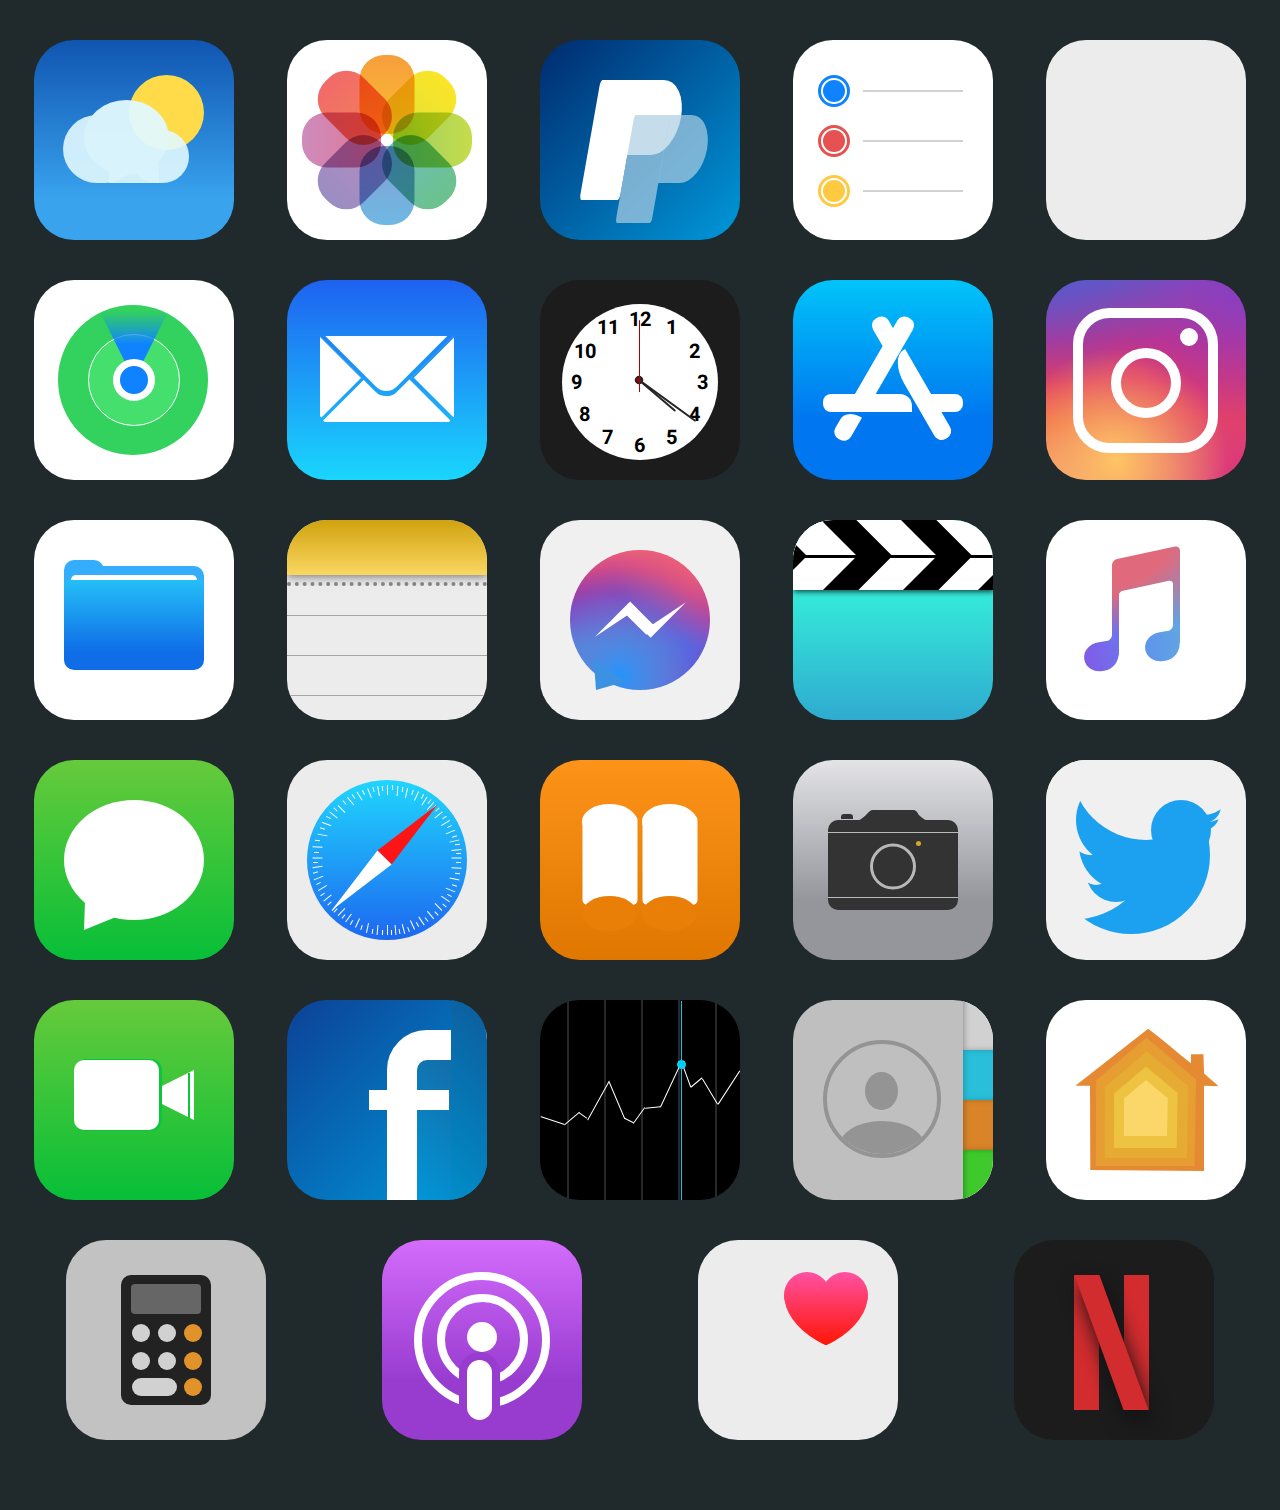
<file: index.html>
<!DOCTYPE html>
<html lang="en">
<head>
  <meta charset="UTF-8">
  <meta http-equiv="X-UA-Compatible" content="IE=edge">
  <meta name="viewport" content="width=device-width, initial-scale=1.0">
  <link rel="stylesheet" href="style.css">
  <title>iOS icons</title>
</head>
<body>
  <div class="main-container">

    <div class="container">
      <div class="icon-container weather">
        <div class="sun"></div>
        <div class="dots">
          <div class="box"></div>
        </div>
      </div>
    </div>

    <div class="container">
      <div class="icon-container photos">
        <div class="photos-icon">
          <div class="petals">
            <div></div>
            <div></div>
            <div></div>
            <div></div>
          </div>
        </div>
      </div>
    </div>

    <div class="container">
      <div class="icon-container paypal">
        <div class="letter-circle"></div>
        <div class="letter-rectangle"></div>
      </div>
    </div>

    <div class="container">
      <div class="icon-container reminders">
        <div class="dot one"> </div>
        <div class="dot two"></div>
        <div class="dot three"></div>
        <div class="circle one"></div>
        <div class="circle two"></div>
        <div class="circle three"></div>
        <div class="lines one"></div>
        <div class="lines two"></div>
        <div class="lines three"></div>
      </div>
    </div>

   <div class="container">
      <div class="icon-container calendar">
          <span id="calendar-day-week"></span>
          <span id="calendar-day"></span>
      </div> 
    </div>

    <div class="container">
      <div class="icon-container find">
        <div class="green-circle"></div>
        <div class="white-circle"></div>
        <div class="blue-circle"></div>
        <div class="blue-triangle">
          <svg
            overflow="visible"
            height="60"
            width="60"
            viewBox="0 0 3 3"
            fill="url(#gradient-color)"
          >
          <defs>
            <linearGradient id="gradient-color" gradientTransform="rotate(90)">
              <stop offset="42%" stop-color="#0f83ff00" />
              <stop offset="70%" stop-color="#0f83ff" />
              <stop offset="100%" stop-color="#0f83ff" />
            </linearGradient>
          </defs>
          <path
            d="M 0 0 C -0.993 -1.9877 -1.986 -3.9753 -2.979 -5.963 C -0.9943 -5.9507 0.9903 -5.9383 2.975 -5.926 C 1.9797 -3.9477 0.9843 -1.9693 -0.011 0.009"
          />
          </svg>
        </div>
      </div>
    </div>

    <div class="container">
      <div class="icon-container mail">
        <div class="envelope">
          <div class="top"></div>
          <div class="left"></div>
          <div class="right"></div>
          <div class="bottom"></div>
        </div>
      </div>
    </div>

    <div class="container">
      <div class="icon-container clock">
        <div class="hours">
          <span>1</span>
          <span>2</span>
          <span>3</span>
          <span>4</span>
          <span>5</span>
          <span>6</span>
          <span>7</span>
          <span>8</span>
          <span>9</span>
          <span>10</span>
          <span>11</span>
          <span>12</span>
        </div>
        <span class="needle hour"></span>
        <span class="needle minute"></span>
        <span class="needle second"></span>
      </div>
    </div>

    <div class="container">
      <div class="icon-container app-store">
        <div class="bar"></div>
        <div class="bar"></div>
        <div class="bar"></div>
      </div>
    </div>

    <div class="container">
      <div class="icon-container instagram">
        <div class="instagram-borderRectangle">
          <div class="instagram-lens"></div>
          <div class="instagram-flash"></div>
        </div>
      </div>
    </div>

    <div class="container">
      <div class="icon-container files">
        <div class="front-side">
          <div class="white-paper"></div>
        </div>
        <div class="backside"></div>
        <div class="side-notch"></div>
      </div>
    </div>

    <div class="container">
      <div class="icon-container notes">
        <div class="header-notes"></div>
        <div class="dotted-line"></div>
        <div class="line-1-notes"></div>
        <div class="line-2-notes"></div>
        <div class="line-3-notes"></div>
      </div>
    </div>

    <div class="container">
      <div class="icon-container messenger">
        <div class="messenger-circle">
          <div class="lightning">
            <div class="line1"></div>
            <div class="line2"></div>
          </div>
        </div>
        <div class="messenger-triangle"></div>
      </div>
    </div>
    
    <div class="container">
      <div class="icon-container videos">
        <div class="videos-line">
          <div class="middle-line"></div>
          <div class="square-1"></div>
          <div class="square-2"></div>
          <div class="triangle-1"></div>
          <div class="triangle-2"></div>
        </div>
      </div>
    </div>

    <div class="container">
      <div class="icon-container itunes">
        <div class="score-top"></div>
        <div class="score-left"></div>
        <div class="score-right"></div>
      </div>
    </div>

    <div class="container">
      <div class="icon-container messages">
        <div class="message-circle"></div>
        <div class="message-triangle"></div>
      </div>
    </div>

    <div class="container">
      <div class="icon-container safari">
        <div class="safari-circle">
          <div class="arrow red"></div>
          <div class="arrow white"></div>
          <ul>
            <div class="safari-line"></div>
            <div class="safari-line"></div>
            <div class="safari-line"></div>
            <div class="safari-line"></div>
            <div class="safari-line"></div>
            <div class="safari-line"></div>
            <div class="safari-line"></div>
            <div class="safari-line"></div>

            <div class="safari-line"></div>
            <div class="safari-line"></div>
            <div class="safari-line"></div>
            <div class="safari-line"></div>
            <div class="safari-line"></div>
            <div class="safari-line"></div>
            <div class="safari-line"></div>
            <div class="safari-line"></div>

            <div class="safari-line"></div>
            <div class="safari-line"></div>
            <div class="safari-line"></div>
            <div class="safari-line"></div>
            <div class="safari-line"></div>
            <div class="safari-line"></div>
            <div class="safari-line"></div>
            <div class="safari-line"></div>

            <div class="safari-line"></div>
            <div class="safari-line"></div>
            <div class="safari-line"></div>
            <div class="safari-line"></div>
            <div class="safari-line"></div>
            <div class="safari-line"></div>
            <div class="safari-line"></div>
            <div class="safari-line"></div>

            <div class="safari-line"></div>
            <div class="safari-line"></div>
            <div class="safari-line"></div>
            <div class="safari-line"></div>
            <div class="safari-line"></div>
            <div class="safari-line"></div>
            <div class="safari-line"></div>
            <div class="safari-line"></div>

            <div class="safari-line"></div>
            <div class="safari-line"></div>
            <div class="safari-line"></div>
            <div class="safari-line"></div>
            <div class="safari-line"></div>
            <div class="safari-line"></div>
            <div class="safari-line"></div>
            <div class="safari-line"></div>

            <div class="safari-line"></div>
            <div class="safari-line"></div>
            <div class="safari-line"></div>
            <div class="safari-line"></div>
            <div class="safari-line"></div>
            <div class="safari-line"></div>
            <div class="safari-line"></div>
            <div class="safari-line"></div>
            
            <div class="safari-line"></div>
            <div class="safari-line"></div>
            <div class="safari-line"></div>
            <div class="safari-line"></div>
            <div class="safari-line"></div>
            <div class="safari-line"></div>
            <div class="safari-line"></div>
            <div class="safari-line"></div>

            <div class="safari-line"></div>
            <div class="safari-line"></div>
            <div class="safari-line"></div>
            <div class="safari-line"></div>
            <div class="safari-line"></div>
            <div class="safari-line"></div>
            <div class="safari-line"></div>
            <div class="safari-line"></div>

            <div class="safari-line"></div>
            <div class="safari-line"></div>
            <div class="safari-line"></div>
            <div class="safari-line"></div>
            <div class="safari-line"></div>
            <div class="safari-line"></div>
            <div class="safari-line"></div>
            <div class="safari-line"></div>

            <div class="safari-line"></div>
            <div class="safari-line"></div>
            <div class="safari-line"></div>
            <div class="safari-line"></div>
            
            <div class="safari-line"></div>
            <div class="safari-line"></div>
            <div class="safari-line"></div>
          </ul>
        </div>
      </div> 
    </div>

    <div class="container">
      <div class="icon-container books">
        <div class="page first"></div>
        <div class="page second"></div>
        <div class="upper-circle first"></div>
        <div class="upper-circle second"></div>
        <div class="lower-circle first"></div>
        <div class="lower-circle second"></div>
      </div>
    </div>

    <div class="container">
      <div class="icon-container camera">
        <div class="notch">
          <svg
            height="100"
            width="100"
            viewBox="0 0 5 5"
            fill="#333"
            class="notch-correction-right"
          >
            <path
              d="M 0.021 0.092 C -0.0003 0.2043 -0.0007 0.4087 -0.001 0.613 C 0.4377 0.617 0.8763 0.621 1.315 0.625 C 0.947 0.602 0.482 0.517 0.406 0.461 C 0.229 0.344 0.165 0.293 0.021 0.092"
            />
          </svg>
          <svg
            height="100"
            width="100"
            viewBox="0 0 5 5"
            fill="#333"
            class="notch-correction-left"
          >
            <path transform="translate(1) scale(-1, 1)"
              d="M 0.021 0.092 C -0.0003 0.2043 -0.0007 0.4087 -0.001 0.613 C 0.4377 0.617 0.8763 0.621 1.315 0.625 C 0.947 0.602 0.482 0.517 0.406 0.461 C 0.229 0.344 0.165 0.293 0.021 0.092"
            />
          </svg>
        </div>
        <div class="camera-icon">
          <div class="line-1"></div>
          <div class="lens"></div>
          <div class="button"></div>
          <div class="dot"></div>
          <div class="line-2"></div>
        </div>
      </div>
    </div>

    <div class="container">
      <div class="icon-container twitter">
        <div class="twitter-icon"></div>
      </div>
    </div>

    <div class="container">
      <div class="icon-container facetime">
        <div class="triangle">
          <div class="vertical-line"></div>
        </div>
        <div class="square"></div>
      </div>
    </div>

    <div class="container">
      <div class="icon-container facebook">
        <div class="line"></div>
      </div>
    </div>

    <div class="container">
      <div class="icon-container stocks">
				<span class="dot"></span>
				<span class="line l1"></span>
				<span class="line l2"></span>
				<span class="line l3"></span>
				<span class="line l4"></span>				
				<span class="line l5"></span>
				<span class="line l6"></span>
				<span class="line l7"></span>
				<span class="line l8"></span>
				<span class="line l9"></span>
				<span class="line l10"></span>				
				<span class="line l11"></span>
				<span class="line l12"></span>
				<span class="line l13"></span>
			</div>
    </div>

    <div class="container">
      <div class="icon-container contacts">
        <div class="profile">
          <div class="face"></div>
          <div class="shoulders"></div>
        </div>
        <div class="contacts-line">
          <div class="square-one"></div>
          <div class="square-two"></div>
          <div class="square-three"></div>
          <div class="square-four"></div>
        </div>
      </div>
    </div>

    <div class="container">
      <div class="icon-container home">
        <div class="house">
          <svg
            overflow="visible"
            height="100"
            width="100"
            viewBox="0 0 7 7"
            fill="#E68933"
          >
            <path
              d="M 0 0 C 0.0073 1.9577 0.0147 3.9153 0.022 5.873 C 2.6743 5.8963 5.3267 5.9197 7.979 5.943 C 7.979 3.9887 7.979 2.0343 7.979 -0.025 C 8.3163 -0.0133 8.6537 -0.0017 8.991 0.01 C 8.6537 -0.3157 8.294 -0.591 7.987 -0.898 C 7.9673 -1.3857 7.9557 -1.8043 7.944 -2.223 C 7.6533 -2.223 7.3627 -2.223 7.072 -2.223 C 7.072 -2.0603 7.072 -1.8977 7.067 -1.589 C 6.012 -2.414 5.0713 -3.247 4.071 -4.003 C 2.3723 -2.677 0.6737 -1.351 -1.025 -0.025 C -0.6877 -0.025 -0.3503 -0.025 -0.013 -0.025"
            />
          </svg>
        </div>
        <div class="inside-house-one">
          <svg
            overflow="visible"
            height="100"
            width="100"
            viewBox="0 0 7 7"
            fill="#E69E33"
          >
            <path
              d="M 0 0 C 2.2963 -0.002 4.5927 -0.004 6.889 -0.006 C 6.9283 -2.022 6.9677 -4.038 7.007 -6.054 C 5.8467 -7.0277 4.6863 -8.0013 3.526 -8.975 C 2.3553 -7.9817 1.1847 -6.9883 0.014 -5.995 C 0.0043 -3.9987 -0.0053 -2.0023 -0.015 -0.006"
            />
          </svg>
        </div>
        <div class="inside-house-two">
          <svg
            overflow="visible"
            height="95"
            width="95"
            viewBox="0 0 8 8"
            fill="#E6AB33"
          >
            <path
              d="M 0 0 C 2.2963 -0.002 4.5927 -0.004 6.889 -0.006 C 6.9283 -2.022 6.9677 -4.038 7.007 -6.054 C 5.8467 -7.0277 4.6863 -8.0013 3.526 -8.975 C 2.3553 -7.9817 1.1847 -6.9883 0.014 -5.995 C 0.0043 -3.9987 -0.0053 -2.0023 -0.015 -0.006"
            />
          </svg>
        </div>
        <div class="inside-house-three">
          <svg
            overflow="visible"
            height="100"
            width="100"
            viewBox="0 0 11 11"
            fill="#EEC342"
          >
            <path
              d="M 0 0 C 2.2963 -0.002 4.5927 -0.004 6.889 -0.006 C 6.9283 -2.022 6.9677 -4.038 7.007 -6.054 C 5.8467 -7.0277 4.6863 -8.0013 3.526 -8.975 C 2.3553 -7.9817 1.1847 -6.9883 0.014 -5.995 C 0.0043 -3.9987 -0.0053 -2.0023 -0.015 -0.006"
            />
          </svg>
        </div>
        <div class="inside-house-four">
          <svg
            overflow="visible"
            height="100"
            width="100"
            viewBox="0 0 16 16"
            fill="#FBD669"
          >
            <path
              d="M 0 0 C 2.2963 -0.002 4.5927 -0.004 6.889 -0.006 C 6.9283 -2.022 6.9677 -4.038 7.007 -6.054 C 5.8467 -7.0277 4.6863 -8.0013 3.526 -8.975 C 2.3553 -7.9817 1.1847 -6.9883 0.014 -5.995 C 0.0043 -3.9987 -0.0053 -2.0023 -0.015 -0.006"
            />
          </svg>
        </div>
      </div>
    </div>

    <div class="container">
      <div class="icon-container calculator">
        <div class="calc-body"></div>
        <div class="calc-screen"></div>
        <div class="calc-button first"></div>
        <div class="calc-button second"></div>
        <div class="calc-button third"></div>
        <div class="calc-button fourth"></div>
        <div class="calc-button fifth"></div>
        <div class="calc-button sixth"></div>
        <div class="calc-button seventh"></div>
        <div class="calc-button eighth"></div>
      </div>
    </div>

    <div class="container">
      <div class="icon-container podcast">
        <div class="podcast-outer-ring">
          <div class="podcast-inner-ring">
            <div class="podcast-center"></div>
            <div class="podcast-rectangle"></div>
          </div>
        </div>
      </div>
    </div>

    <div class="container">
      <div class="icon-container health">
        <div class="background">
          <div class="heart">
            <div class="heart-left"></div>
            <div class="heart-right"></div>
          </div>
        </div>
      </div>
    </div>

    <div class="container">
      <div class="icon-container netflix">
        <div class="netflix-rectangle"></div>
      </div>
    </div>

  </div>
  <script src="script.js"></script>
</body>
</html>
</file>
<file: style.css>
@import url('https://fonts.googleapis.com/css2?family=Heebo:wght@100;200;300;500&display=swap');

body {
  background-color: #20292c;
}

.main-container {
	max-width: 1400px;
	display: flex;
	flex-wrap: wrap;
	margin: 20px auto 50px auto;
}

.container {
	margin: 0 auto;
}

.icon-container {
	margin: 20px 10px;
	width: 200px;
	height: 200px;
	border-radius: 20%;
	display: flex;
	justify-content: center;
	align-items: flex-end;
	background-color: #ececec;
	position: relative;
	overflow: hidden;
}

/* Contacts */
.contacts {
	background-color: #bfbfbf;
}

.profile {
	position: absolute;
	top: 20%;
	left: 15%;
	width: 55%;
	height: 55%;
	border-radius: 50%;
	border: 4px solid #949494;
	background-color: #bfbfbf;
	overflow: hidden;
}

.profile .face {
	position: absolute;
	top: 25%;
	left: 35%;
	width: 30%;
	height: 35%;
	border-radius: 50%;
	background-color: #949494;
	z-index: 10;
}

.profile .shoulders {
	position: absolute;
	top: 70%;
	left: 10%;
	width: 80%;
	height: 50%;
	border-radius: 50%;
	background-color: #949494;
	z-index: 10;
}

.contacts-line {
	position: absolute;
	left: 85%;
	width: 20%;
	height: 100%;
	background-color: #fff;
}

.square-one {
	position: absolute;
	width: 100%;
	height: 25%;
	background-color: #d1d1d1;
	box-shadow: inset 2px 0 5px 0 #9e9e9e;
}

.square-two {
	position: absolute;
	top: 25%;
	width: 100%;
	height: 25%;
	background-color: #29BED9;
	box-shadow: inset 2px 0 5px 0 #239cb1;
}

.square-three {
	position: absolute;
	top: 50%;
	width: 100%;
	height: 25%;
	background-color: #D98429;
	box-shadow: inset 2px 0 5px 0 #a76621;
}

.square-four {
	position: absolute;
	top: 75%;
	width: 100%;
	height: 25%;
	background-color: #3FC92D;
	box-shadow: inset 2px 0 5px 0 #2f9621;
}

/* Videos */
.videos {
	background: linear-gradient(#34E7D9 40%, #2fabd0);
}

.videos-line {
	position: absolute;
	top: 0%;
	width: 100%;
	height: 35%;
	background-color: #fff;
	box-shadow: 1px 2px 5px 0 rgba(0, 0, 0, 0.665);
	overflow: hidden;
}

.middle-line {
	position: relative;
	top: 50%;
	width: 100%;
	height: 3px;
	background-color: #000;
	z-index: 2;
}

.square-1 {
	position: relative;
	top: -62px;
	left: -130px;
	width: 140px;
	height: 140px;
	background-color: #fff;
	border: solid 25px #000;
	transform: rotate(45deg);
	z-index: 1;
}

.square-2 {
	position: absolute;
	top: -59px;
	left: -50px;	
	width: 140px;
	height: 140px;
	background-color: #fff;
	border: solid 25px #000;
	transform: rotate(45deg);
}

.triangle-1 {
	position: absolute;
	top: 16px;
	left: -6px;
	width: 0;
	height: 0;
	border-style: solid;
	border-width: 20px 0 20px 20px;
	border-color: transparent transparent transparent #000;
	z-index: 4;
}

.triangle-2 {
	position: absolute;
	top: 30px;
	right: -5px;
	width: 0;
	height: 0;
	border-style: solid;
	border-width: 20px 0 20px 20px;
	border-color: transparent transparent #000 transparent;
	z-index: 4;
}

/* Files */
.files {
	background-color: #fff;
}

.front-side {
	position: relative;
	top: -25%;
	width: 70%;
	height: 45%;
	border-radius: 5px 5px 10px 10px;
	background: linear-gradient(#25bff7, #0f6de8 80%);
	z-index: 100;
}

.white-paper {
	position: relative;
	top: -5px;
	left: 5%;
	width: 90%;
	height: 5px;
	background-color: #fff;
	border-radius: 5px 5px 0 0;
	z-index: 2;
}

.backside {
	position: absolute;
	top: 46px;
	width: 70%;
	height: 10%;
	background-color: #35adfd;
	border-radius: 10px 10px 0 0;
	z-index: 0;
}

.side-notch {
	position: absolute;
	top: 40px;
	left: 15%;
	width: 20%;
	height: 10%;
	background-color: #35adfd;
	border-radius: 10px 10px 0 0;
	z-index: 0;
}

/* Calculator */
.calculator {
	background-color: #c2c2c2;
}

.calc-body {
	position: relative;
	top: -35px;
	width: 45%;
	height: 65%;
	background-color: #222;
	border-radius: 10px;
}

.calc-screen {
	position: absolute;
	top: 44px;
	width: 35%;
	height: 15%;
	background-color: #666666;
	border-radius:4px;
	z-index: 10;
}

.calc-button {
	width: 18px;
	height: 18px;
	border-radius: 50%;
	background-color: #d1d1d1;
}

.calc-button.first {
	position: absolute;
	top: 42%;
	left: 33%;
}

.calc-button.second {
	position: absolute;
	top: 42%;
	left: 46%;
}

.calc-button.third {
	position: absolute;
	top: 42%;
	left: 59%;
	background-color: #e1922b;
}

.calc-button.fourth {
	position: absolute;
	top: 56%;
	left: 33%;
}

.calc-button.fifth {
	position: absolute;
	top: 56%;
	left: 46%;
}

.calc-button.sixth {
	position: absolute;
	top: 56%;
	left: 59%;
	background-color: #e1922b;
}

.calc-button.seventh {
	position: absolute;
	top: 69%;
	left: 33%;
	width: 45px;
	border-radius: 10px;
}

.calc-button.eighth {
	position: absolute;
	top: 69%;
	left: 59%;
	background-color: #e1922b;
}

/* Reminders */
.reminders {
	background-color: #fff;
}

.dot {
	width: 22px;
	height: 22px;
	border-radius: 50%;
	background-color: #d1d1d1;
	z-index: 10;
}

.dot.one {
	position: absolute;
	top: 40px;
	left: 15%;
	background-color: #0f83ff;
}

.circle.one {
	position: absolute;
	top: 35px;
	left: 25px;
	width: 26px;
	height: 26px;
	border-radius: 50%;
	background-color: #fff;
	border: solid 3px #0f83ff;
	z-index: 9;
}

.dot.two {
	position: absolute;
	top: 90px;
	left: 15%;
	background-color: #e65151;
}

.circle.two {
	position: absolute;
	top: 85px;
	left: 25px;
	width: 26px;
	height: 26px;
	border-radius: 50%;
	background-color: #fff;
	border: solid 3px #e65151;
	z-index: 9;
}

.dot.three {
	position: absolute;
	top: 140px;
	left: 15%;
	background-color: #ffc941;
}

.circle.three {
	position: absolute;
	top: 135px;
	left: 25px;
	width: 26px;
	height: 26px;
	border-radius: 50%;
	background-color: #fff;
	border: solid 3px #ffc941;
	z-index: 9;
}

.lines {
	position: absolute;
	left: 35%;
	width: 100px;
	height: 2px;
	background-color: rgb(209, 209, 209);
}

.lines.one {
	top: 50px;
}

.lines.two {
	top: 100px;
}

.lines.three {
	top: 150px;
}

/* Find My */
.find {
	background-color: #fff;
}

.green-circle {
	position: relative;
	top: 25%;
	left: 37%;
	transform: translate(-50%, -50%);
	width: 75%;
	height: 75%;
	border-radius: 50%;
	background-color: #33d15d;
}

.white-circle {
	position: absolute;
	top: 50%;
	left: 50%;
	transform: translate(-50%, -50%);
	width: 45%;
	height: 45%;
	border-radius: 50%;
	border: 1px solid #fff;
	background-color: #45df6e;
}

.blue-circle {
	position: absolute;
	top: 50%;
	left: 50%;
	transform: translate(-50%, -50%);
	width: 14%;
	height: 14%;
	border-radius: 50%;
	border: 7px solid #fff;
	background-color: #0f83ff;
	z-index: 10;
}

.blue-triangle {
	position: absolute;
	top: 100px;
	left: 50%;
	z-index: 9;
}

/* Weather */
.weather {
  background: linear-gradient(#1055B1, #39a3ee 80%);
}

.sun {
  background-color: #ffdb4a;
  width: 75px;
  height: 75px;
  border-radius: 50%;
  position: absolute;
  top: 35px;
  right: 30px;
}

.dots {
  width: 85px;
  height: 75px;
  background-color: #E2F9FE;
  opacity: 0.95;
  border-radius: 50%;
  position: absolute;
  top: 60px;
  right: 65px;
}

.dots::before, .dots::after {
  content: "";
  background-color: #E2F9FE;
  opacity: 0.95;
  position: absolute;
  border-radius: 50%;
}

.dots::before {
  width: 70%;
  height: 70%;
  top: 30px;
  right: -20px;
  border-radius: 50px;
}

.dots::after {
  width: 90%;
  height: 90%;
  top: 15px;
  right: 30px;
  border-radius: 50px;
}

.box {
  width: 50px;
  height: 20px;
  background-color: #E2F9FE;
  opacity: 0.95;
  position: absolute;
  top: 63px;
  right: 10px;
}

/* Calendar */
.calendar {
	background: #ececec;
}

#calendar-day-week {
	position: absolute;
	top: 18%;
	left: 50%;
	transform: translate(-50%, -50%);
	color: #e2372e;
	font-size: 30px;
	font-weight: 500;
	font-family: 'Heebo', sans-serif;
}

#calendar-day {
	position: absolute;
	top: 60%;
	left: 50%;
	transform: translate(-50%, -50%);
	font-size: 120px;
	font-family: 'Heebo', sans-serif;
	font-weight: 200;
}

/* Facebook */
.facebook {
	background: linear-gradient(-45deg, #0098DA, #0c4196);
	overflow: hidden;
}

.line {
	position: absolute;
	width: 40px;
	height: 100%;
	border-radius: 2px;
	left: 82%;
	background: linear-gradient(45deg, #018dc9, #0d5b9b);
}

.facebook:before {
	background: linear-gradient(45deg, #0098DA, #1f548c);
	content: '';
	position: absolute;
	width: 140px;
	height: 150px;
	top: 15%;
	left: 50%;
	border: 30px solid #fff;
	border-radius: 40px;
}

.facebook:after {
	background: #fff;
	content: "";
	position: absolute;
	top: 45%;
	left: 41%;
	width: 80px;
	height: 20px;
}

/* Twitter */
.twitter {
	background: #f0f0f0;
}

.twitter-icon {
	content: '';
	position: relative;
	height: 10px;
	width: 10px;
	border-radius: 50%;
	background-color: #f0f0f0;
	box-shadow:
		35px -125px 0 25px #1CA1F1,
		0px -190px 0 70px #f0f0f0,
		-25px -135px 0 40px #1CA1F1,
		-55px -120px 0 15px #f0f0f0,
		-22px -110px 0 40px #1CA1F1,
		-50px -85px 0 10px #f0f0f0,
		-30px -83px 0 25px #1CA1F1,
		57px -170px 0 25px #f0f0f0,
		58px -149px 0 12px #1CA1F1,
		60px -163px 0 25px #f0f0f0,
		58px -140px 0 10px #1CA1F1,
		-75px -120px 0 80px #f0f0f0,
		-15px -100px 0 74px #1CA1F1;
}

/* Messenger */
.messenger {
	background: #f0f0f0;
}

.messenger-circle {
  position: relative;
  top: -30px;
  left: 30px;
  width: 150px;
  height: 140px;
	border-radius: 50%;
  background: radial-gradient(circle farthest-corner at 35% 90%, #2394FE, transparent 70%),
		radial-gradient(circle farthest-corner at 30% 90%, #FD656C, transparent 50%),
		radial-gradient(circle farthest-corner at 100% 0, #FD656C, transparent 50%),
		radial-gradient(circle farthest-corner at 100% 100%, #893dc2, transparent),
		linear-gradient(#FD656C, #bc318f 30%, #893dc2 50%, #2394FE 70%, #2394FE 100%);
}

.messenger-triangle {
  position: relative;
  left: -114px;
  border-width: 30px;
  border-style: solid;
  border-color: #3b92e2 transparent transparent transparent;
  transform: rotateZ(35deg) scaleX(0.65) scaleY(0.8);
}

.lightning {
	position: relative;
  top: 70px;
  left: 70px;
	width: 30px;
	height: 12px;
	background: #fff;
	transform:  translate(-50%, -50%) rotate(45deg);              
}
	
.lightning:before, .lightning:after {
	content: '';
	position: relative;
	border-style: solid;
	border-width: 50px 10px 0 0;
	border-color: #fff transparent transparent transparent;
}

.lightning:before {
  top: 50px;
  right: 5px;
}
	
.lightning:after {
  content: '';
  top: -74px;
	right: -25px;
	bottom: 0;
	border-width: 0 0 50px 10px;
	border-color: transparent transparent #fff transparent;
}

/* Messages */
.messages {
	background: linear-gradient(#66ca3b 0%, #07bf38 100%);
}

.message-circle {
  position: relative;
  top: -40px;
  left: 30px;
  width: 150px;
  height: 120px;
  background: #fff;
  border-radius: 50%;
}

.message-triangle {
  position: relative;
  left: -120px;
  border-width: 30px;
  border-style: solid;
  border-color: #fff transparent transparent transparent;
  transform: rotateZ(35deg) scaleX(0.65) scaleY(1);
}

/* Instagram */
.instagram {
	background: 
		radial-gradient(circle farthest-corner at 35% 90%, #fec564, transparent 50%),
		radial-gradient(circle farthest-corner at 0 -25%, #5258cf, transparent 50%),
		radial-gradient(circle farthest-corner at 100% 0, #893dc2, transparent 50%),
		radial-gradient(circle farthest-corner at 100% 100%, #d9317a, transparent),
		linear-gradient(#6559ca, #bc318f 30%, #e33f5f 50%, #f77638 70%, #fec66d 100%);
}

.instagram-borderRectangle {
	width: 125px;
	height: 125px;
	border-radius: 25%;
	border: 10px solid #fff;
	margin: auto;
	position: relative;
}

.instagram-lens {
	width: 50px;
	height: 50px;
	border-radius: 50%;
	border: 10px solid #fff;
	margin: 30px auto 0 auto;
	z-index:0;
}

.instagram-flash {
	width: 2px;
	height: 2px;
	border-radius: 50%;
	border: 8px solid #fff;
	background-color: #fff;
	position: absolute;
	top: 10px;
	right: 10px;
}

/* PayPal */
.paypal {
	background: linear-gradient(-45deg, #0098DA, #002A6E);
	position: relative;

}
.letter-circle {
	width: 47.5px;
	height: 75px;
	border-radius: 0 50% 50% 0;
	background-color: #fff;
	transform: skewx(-10deg);
	position:absolute;
	top:40px;
	left: 93px;
}
.letter-circle:after {
  content:"";
  width: 90%;
  height: 90%;
  position: absolute;
  transform: translate(36.6px, 35px);
  border-radius: 0 50% 50% 0;
  background-color: #adcee3b3;
}
	
.letter-rectangle {
	width: 40px;
	height: 120px;
	background-color: #fff;
	border-radius: 5% 0 5% 5%;
	transform: skew(-10deg);
	position:absolute;
	top: 40px;
	left:50px;
}

.letter-rectangle:after {
  content:"";
  width: 90%;
  height: 90%;
  position: absolute;
  transform: translate(40px, 35px);
  border-radius: 5% 0 5% 5%;
  background-color: #adcee3b3;
}

/* Mail */
.mail {
  background-image: linear-gradient(to bottom, #1e62f0, #1ad6fd);
}

.envelope {
	top: 0%;
  width: 67%;
  height: 43%;
  margin: 29% auto;
  position: relative;
  overflow: hidden;
}

.envelope > * {
  background-color: #fff;
}

.envelope .top {
  width: 74%;
  height: 116%;
  background-image: linear-gradient(135deg, #1d80f3 50%, #1ba9f8 100%);
  top: -86%;
  left: 50%;
  z-index: 2;
  transform: rotate(45deg);
  transform-origin: 0 0;
}

.envelope .top, .envelope .top:before {
  position: absolute;
  border-bottom-right-radius: 16%;
}

.envelope .top:before {
  content: "";
  display: block;
  background-color: #fff;
  width: 91%;
  height: 91%;
  top: 5%;
  left: 5%;
  z-index: 1;
}

.envelope .bottom {
  width: 67%;
  height: 105%;
  position: absolute;
  bottom: -72%;
  left: 50%;
  transform: rotate(-45deg);
  transform-origin: 0 100%;
}

 .envelope .left,
 .envelope .right {
  width: 43%;
  height: 65%;
  transform: rotate(45deg);
  transform-origin: 0 0;
  position: absolute;
  top: 1%;
  left: 0;
}

.envelope .right {
  transform: rotate(-45deg);
  transform-origin: 100% 0;
  left: auto;
  right: 0;
}

 /* Stocks */
.stocks {
	background-image: -webkit-linear-gradient(left, #282828 5%, black 6%);
	background-repeat: repeat-x;
	background-size: 37px 100%;
	background-position: -10px 0;
	overflow: hidden;
}

.stocks .dot {
	position: absolute;
	top: 60px;
	right: 54px;
	width: 7px;
	height: 7px;
	background: #04c9f8; 
	border-radius: 10px;
	border: 1px #00f0ff solid;
	z-index: 2;
}

.stocks .dot:before {
	position: absolute;
	content: '';
	width: 1px;
	height: 200px;
	top: -60px;
	right: 3px;
	background: #04c9f8; 
}

.stocks .line {
	position: absolute;
	height: 1px;
	background: #fff;
	z-index: 1; 
}

.stocks .line.l1 {
	width: 25px;
	top: 120px;
	left: 0;
	transform: rotateZ(18deg); 
}

.stocks .line.l2 {
	width: 20px;
	top: 118px;
	left: 22px;
	transform: rotateZ(-40deg); 
}

.stocks .line.l3 {
	width: 10px;
	top: 115px;
	left: 38px;
	transform: rotateZ(35deg); 
}

.stocks .line.l4 {
	width: 45px;
	top: 100px;
	left: 36px;
	transform: rotateZ(-61deg); 
}

.stocks .line.l5 {
	width: 40px;
	top: 100px;
	left: 57px;
	transform: rotateZ(67deg); 
}

.stocks .line.l6 {
	width: 10px;
	top: 120px;
	left: 84px;
	transform: rotateZ(26deg); 
}

.stocks .line.l7 {
	width: 20px;
	top: 115px;
	left: 89px;
	transform: rotateZ(-54deg); 
}

.stocks .line.l8 {
	width: 16px;
	top : 107px;
	left: 105px;
	transform: rotateZ(-5deg); 
}

.stocks .line.l9 {
	width: 50px;
	top: 84px;
	left: 106px;
	transform: rotateZ(-65deg); 
}

.stocks .line.l10 {
	width: 25px;
	top: 75px;
	left: 134px;
	transform: rotateZ(70deg); 
}

.stocks .line.l11 {
	width: 15px;
	top: 82px;
	left: 149px;
	transform: rotateZ(-40deg); 
}

.stocks .line.l12 {
	width: 30px;
	top: 91px;
	left: 155px;
	transform: rotateZ(59deg); 
}

.stocks .line.l13 {
	width: 40px;
	top: 87px;
	left: 169px;
	transform: rotateZ(-57deg); 
}

/* Photos */
.photos {
	background-color: #fff;
}

.photos-icon {
  width: 100%;
  height: 100%;
  position: relative;
  top: 50%;
  overflow: hidden;
  border-radius: 21.67%;
  transform: translateY(-50%);
}

.petals {
  height: 85%;
  width: 27.5%;
  position: absolute;
  left: 50%;
  top: 50%;
  transform: translate(-50%, -50%);
}

.petals * {
  height: 100%;
  width: 100%;
  position: absolute;
  top: 0;
  left: 0;
  mix-blend-mode: multiply;
}

.petals *:nth-child(1) {
  transform: rotate(45deg);
  transform-origin: center;
}

.petals *:nth-child(1):before {
  background-image: linear-gradient(to bottom, #fae528, #e2e037);
}

.petals *:nth-child(1):after {
  background-image: linear-gradient(to bottom, #b58dc1, #9b8dc2);
}

.petals *:nth-child(2) {
  transform: rotate(90deg);
  transform-origin: center;
}

.petals *:nth-child(2):before {
  background-image: linear-gradient(to bottom, #c7dc4a, #96cd68);
}

.petals *:nth-child(2):after {
  background-image: linear-gradient(to bottom, #de7891, #ce8bbc);
}

.petals *:nth-child(3) {
  transform: rotate(135deg);
  transform-origin: center;
}

.petals *:nth-child(3):before {
  background-image: linear-gradient(to bottom, #6cc28c, #6ebdbc);
}

.petals *:nth-child(3):after {
  background-image: linear-gradient(to bottom, #f38259, #f16a69);
}

.petals *:nth-child(4) {
  transform: rotate(180deg);
  transform-origin: center;
}

.petals *:nth-child(4):before {
  background-image: linear-gradient(to bottom, #6fb8e4, #849fd1);
}

.petals *:nth-child(4):after {
  background-image: linear-gradient(to bottom, #fabf30, #f79e3c);
}

.petals *:before, .petals *:after {
  content: "";
  width: 100%;
  height: 46.25%;
  position: absolute;
  top: 0;
  border-radius: 24.75px;
}

.petals *:after {
  top: auto;
  bottom: 0;
}

/* Podcast */
.podcast {
  background: linear-gradient(#D46CFC, #983CD0 70%);
}

.podcast-outer-ring {
  border: 8px solid;
  border-color: #fff;
  border-radius: 50%;
  width: 120px;
  height: 120px;
  margin: auto;
  background-color: transparent;
  position: relative;
}

.podcast-inner-ring {
  width: 75px;
  height: 75px;
  border-radius: 50%;
  border: 8px solid;
  border-color: #fff;
  margin: 14px auto;
}

.podcast-center {
  width: 30px;
  height: 30px;
  background-color: #fff;
  border-radius: 50%;
  margin: 20px auto;
}

.podcast-rectangle {
  width: 25px;
  height: 60px;
  background-color: #fff;
  border-radius: 20px;
	box-shadow: 0 0 0 8px #983CD0;
  position: absolute;
  top: 80px;
  left: 45px;
}

/* App store */
.app-store {
  background: linear-gradient(#00C4F9, #0076F0 70%);
}

.bar {
  position: absolute;
  border-radius: 8px;
}

.bar:first-child {
  height: 70%;
  width: 9%;
  left: 20%;
  bottom: 20%;
	display: flex;
	flex-direction: column;
  transform: rotate(30deg);
  transform-origin: 50% 96%;
}

.bar:first-child:before {
 	content: "";
  display: block;
  background-color: #fff;
  height: 80%;
  margin-bottom: 13px;
  border-radius: 8px 8px 0 0;
}

.bar:first-child:after {
  content: "";
  display: block;
  background-color: #fff;
  height: 25%;
  border-radius: 16px 0 8px 8px/12px 0 8px 8px;
}

.bar:nth-child(2) {
  width: 70%;
  height: 9%;
  left: 15%;
  bottom: 34%;
  display: flex;
  flex-direction: row;
}

.bar:nth-child(2):before {
  content: "";
  display: block;
  background-color: #fff;
  width: 64%;
  border-radius: 8px 12px 0 8px/8px 12px 4px 8px;
}

.bar:nth-child(2):after {
  content: "";
  display: block;
  background-color: #fff;
  width: 23%;
  margin-left: 13%;
  border-radius: 0 8px 8px 0;
}

.bar:last-child {
  height: 70%;
  width: 9%;
  left: auto;
  right: 20%;
  bottom: 20%;
  transform: rotate(-30deg);
  transform-origin: 50% 96%;
  display: flex;
  flex-direction: column;
}

.bar:last-child:before {
  content: "";
  display: block;
  background-color: #fff;
  height: 20%;
  margin-bottom: 13px;
  border-radius: 8px 8px 0 0;
}

.bar:last-child:after {
  content: "";
  display: block;
  background-color: #fff;
  height: 70%;
  border-radius: 16px 0 8px 8px/29px 0 8px 8px;
}

/* Clock */
.clock {
  background-color: #1c1c1c;
}

.hours {
  width: 156px;
  height: 156px;
  margin: 20px;
  background-color: #fff;
  position: relative;
	font-family: 'Heebo', sans-serif;
  font-weight: bold;
  border-radius: 50%;
}

.hours > * {
  display: block;
  font-size: 20px;
  line-height: 28px;
  position: absolute;
  top: 2px;
  left: 50%;
  transform-origin: bottom;
  transform: translate(-50%, 0%);
}

.hours > *:nth-child(1) {
  margin-left: 32px;
  margin-top: 8px;
}

.hours > *:nth-child(2) {
  margin-left: 55px;
  margin-top: 32px;
}

.hours > *:nth-child(3) {
  margin-left: 63px;
  margin-top: 63px;
}

.hours > *:nth-child(4) {
  margin-left: 55px;
  margin-top: 95px;
}

.hours > *:nth-child(5) {
  margin-left: 32px;
  margin-top: 118px;
}

.hours > *:nth-child(6) {
  margin-left: 0px;
  margin-top: 126px;
}

.hours > *:nth-child(7) {
  margin-left: -32px;
  margin-top: 118px;
}

.hours > *:nth-child(8) {
  margin-left: -55px;
  margin-top: 95px;
}

.hours > *:nth-child(9) {
  margin-left: -63px;
  margin-top: 63px;
}

.hours > *:nth-child(10) {
  margin-left: -55px;
  margin-top: 32px;
}

.hours > *:nth-child(11) {
  margin-left: -32px;
  margin-top: 8px;
}

.hours > *:nth-child(12) {
  margin-left: 0px;
  margin-top: 0px;
}

.needle {
  display: block;
  background-color: #262626;
  width: 2px;
  position: absolute;
  bottom: 50%;
  left: 50%;
  margin-left: -2px;
  transform-origin: 50% bottom;
  border-radius: 1px;
}

.needle:after {
  content: "";
  display: block;
  width: 8px;
  height: 8px;
  position: absolute;
  bottom: -4px;
  left: -3px;
  background-color: #262626;
  border-radius: 50%;
}

.needle.hour {
  height: 48px;
}

.needle.minute {
  height: 70px;
}

.needle.second {
  height: 60px;
  width: 1px;
  color: #a00;
  background-color: currentcolor;
  margin-left: -1px;
}

.needle.second:after {
  width: 4px;
  height: 4px;
  background-color: currentcolor;
  left: -2px;
  bottom: -2px;
}

.needle.second:before {
  content: "";
  display: block;
  width: 1px;
  height: 12px;
  background-color: currentcolor;
  position: absolute;
  bottom: -12px;
  left: 0;
}

/* iTunes */
.itunes {
	background-color: #fff;
}

.score-top {
	position: absolute;
  height: 35px;
  width: 68px;
	top: 20%;
  background-image: radial-gradient(farthest-side at top left, #e1697c 80%, #61a3e3 240%);
  transform: skew(0, -12deg);
  transform-origin: 0 0;
  border-radius: 5px 5px 0 0;
}

.score-left, .score-right {
  width: 14px;
  height: 64px;
  position: relative;
  top: -32%;
  left: -34px;
  border-bottom-right-radius: 2px;
}

.score-left:before, .score-right:before {
  content: "";
  display: block;
  width: 8px;
  height: 50px;
  position: absolute;
  top: 0;
  right: 7px;
  background: white;
  border-radius: 0 0 5px 0;
  transform: skew(0, -12deg);
  transform-origin: 100% 0;
}

.score-left:after, .score-right:after {
  content: "";
  display: block;
  width: 35px;
  height: 29px;
  border-radius: 17px 12px 17px 16px/14.5px 12px 17px 14.5px;
  position: absolute;
  right: 0;
  bottom: -15px;
  transform: rotate(-9deg);
  transform-origin: 50% 50%;
}

.score-left {
  background-image: linear-gradient(to bottom, #e1697c, #7071ec 65%);
}

.score-left:before {
  top: -2px;
}

.score-left:after {
  background-image: linear-gradient(to right, #825ae6, #7071ec);
}

.score-right {
  background-image: linear-gradient(168deg, #e1697c -30%, #61a3e3 70%);
  position: absolute;
  right: 33%;
  top: 30%;
  left: auto;
}

.score-right:before {
  width: 54px;
  border-radius: 4px 4px 5px 0;
}

.score-right:after {
  background-image: linear-gradient(to right, #5d95ec, #61a3e3);
  bottom: -17px;
}

/* Netflix */
.netflix {
  background-color: #1c1c1c;
  position: relative;
}

.netflix-rectangle {
  width: 25px;
  height: 135px;
  background-color: #d32c2f;
  position: absolute;
  top: 35px;
  left: 60px;
  z-index: 3;
}

.netflix-rectangle::before, .netflix-rectangle::after {
  content: "";
  width: 100%;
  height: 100%;
  background-color: #d32c2f;
}

.netflix-rectangle::before {
  z-index: 2;
  transform: skew(20deg);
  position: absolute;
  left: 25px;
  box-shadow: 0px 10px 20px #111;
}

.netflix-rectangle::after {
  z-index: 1;
  transform: skew(0deg);
  position: absolute;
  left: 50px;
  background-color: #d32c2f;
}

/* Camera */
.camera {
	background: linear-gradient(#E4E4E7, #94969C 70%);
}

.camera-icon {
	position: relative;
	width: 65%;
	height: 45%;
	background: #333;
	border-radius: 10px;
	top: -25%;
	left: 0%;
}

.notch {
	position: absolute;
	top: 25%;
	width: 50px;
	height: 30px;
	border-radius: 5px 5px 0 0;
	background-color: #333;
}

.notch-correction-right {
	position: absolute;
	left: 96%;
}

.notch-correction-left {
	position: absolute;
	left: -37%;
}

.line-1 {
	position: relative;
	top: 12px;
	left: 0;
	width: 130px;
	height: 1px;
	background-color: #bbbbbb;
}

.line-2 {
	position: relative;
	top: 20px;
	left: 0;
	width: 130px;
	height: 1px;
	background-color: #bbbbbb;
}

.camera-icon .lens {
	position: relative;
	width: 40px;
	height: 40px;
	top: 45%;
	left: 50%;
	transform: translate(-50%, -40%);
	border-radius: 50%;
	background-color: #333;
	border: 3px solid #b8b8b8;
}

.camera-icon .button {
	position: relative;
	width: 12px;
	height: 5px;
	background-color: #333;
	border-radius: 3px 3px 0 0;
	top: -53px;
	left: 13px;
}

.camera-icon .dot {
	position: relative;
	width: 5px;
	height: 5px;
	border-radius: 50%;
	background-color: #d3aa24;
	top: -34%;
	left: 68%;
}

/* Health */
.background {
	height: 100%;
	width: 100%;
	background-color: #ececec;
}

.heart {
	position: relative;
	height: 73px;
  width: 84px;
  position: absolute;
  top: 16%;
  right: 15%;
}

.heart-left, .heart-right {
  width: 50%;
  height: 100%;
  float: left;
  overflow: hidden;
  position: relative;
}

.heart-left:before, .heart-left:after, .heart-right:before, .heart-right:after {
  content: "";
  display: block;
}

.heart .heart-left:before, .heart .heart-right:before {
  width: 46px;
  height: 46px;
  background-image: linear-gradient(to bottom, #ff51a2, #ff3f72 50%);
  border-radius: 50%;
}

.heart .heart-left:after, .heart .heart-right:after {
  width: 113px;
  height: 66px;
  background-image: linear-gradient(to bottom, #ff3f72, #ff1708 75%);
  position: absolute;
  top: 30%;
}

.heart .heart-left:after {
  border-radius: 0 0 0 100%/0 0 0 100%;
}

.heart .heart-right:before {
  position: absolute;
  right: 0;
}

.heart .heart-right:after {
  border-radius: 0 0 100% 0/0 0 100% 0;
  right: 0;
} 

/* Home */
.home {
	background-color: #fff;
}

.house {
	position: relative;
	top: -10px;
	left: -3%;
}

.inside-house-one {
	position: absolute;
	top: 83%;
}

.inside-house-two {
	position: absolute;
	top: 79%;
	left: 59px;
}

.inside-house-three {
	position: absolute;
	top: 74%;
	left: 68px;
}

.inside-house-four {
	position: absolute;
	top: 68%;
	left: 78px;
}

/* Notes */
.header-notes {
	position: absolute;
	top: 0;
	height: 55px;
	width: 200px;
	background: linear-gradient(#d0a20e, #FAD762);
	box-shadow: 0 0 10px 1px #686868;
}

.dotted-line {
	position: absolute;
	top: 62px;
  border: none;
  border-top: 4px dotted #838383;
  height: 1px;
  width: 200px;
}

.line-1-notes {
	position: absolute;
	top: 95px;
	height: 1px;
	width: 200px;
	background-color: #a5a5a5;
}

.line-2-notes {
	position: absolute;
	top: 135px;
	height: 1px;
	width: 200px;
	background-color: #a5a5a5;
}

.line-3-notes {
	position: absolute;
	top: 175px;
	height: 1px;
	width: 200px;
	background-color: #a5a5a5;
}

/* Facetime */
.facetime {
	background: linear-gradient(#66ca3b 0%, #07bf38 100%);
}

.square {
	position: absolute;
	top: 30%;
	left: 20%;
	width: 85px;
	height: 70px;
	background-color: #fff;
	border-radius: 10px;
	box-shadow: 2px 0 0 1px #0bc53c;
}

.triangle {
	position: absolute;
	top: 35%;
	left: 55%;
	width: 0;
	height: 0;
	border-style: solid;
	border-width: 25px 50px 25px 0;
	border-color: transparent #fff transparent transparent;
}

.vertical-line {
	position: absolute;
	top: -22px;
	left: 44px;
	width: 2px;
	height: 45px;
	background-color: #0bc53c;
	z-index: 100;
}

/* Books */
.books {
	background: linear-gradient(#fd9319 0%, #df7700 100%);
}

.page {
	position: absolute;
	top: 50%;
	width: 55px;
	height: 90px;
	background-color: #fff;
	border-radius: 5px;
}

.page.first {
	left: 35%;
	transform: translate(-50%, -50%);
}

.page.second {
	left: 65%;
	transform: translate(-50%, -50%);
}

.upper-circle {
	position: absolute;
	top: 22%;
	width: 55px;
	height: 35px;
	background-color: #fff;
	border-radius: 50%;
}

.upper-circle.first {
	left: 42px;
}

.upper-circle.second {
	left: 102px;
}

.lower-circle {
	position: absolute;
	top: 68%;
	width: 55px;
	height: 35px;
	background-color: #e97f07;
	border-radius: 50%;
}

.lower-circle.first {
	left: 42px;
}

.lower-circle.second {
	left: 102px;
}

/* Safari */
.safari-circle {
	position: absolute;
	top: 50%;
	left: 50%;
	transform: translate(-50%, -50%);
	width: 80%;
	height: 80%;
	border-radius: 50%;
	background: linear-gradient(180deg, rgba(32,214,253,1) 0%, rgba(29,103,240,1) 100%);
}

.arrow {
	position: absolute;
	width: 0;
	height: 0;
	border-style: solid;
	border-width: 0 10px 75px 10px;
	border-color: transparent;
}

.arrow.red {
	top: 32%;
	left: 65%;
	transform: translate(-50%, -50%) rotate(45deg);
	border-color: transparent transparent #FD1415 transparent;
}

.arrow.white {
	top: 65%;
	left: 32%;
	transform: translate(-50%, -50%) rotate(-135deg);
	border-color: transparent transparent #fff transparent;
}

.safari-line {
	position: absolute;
	width: 1px;
	height: 10px;
	background-color: #fff;
	z-index: -1;
}

.safari-line:nth-child(1) {
	top: 5px;
	left: 50%;
}

.safari-line:nth-child(2) {
	top: 24px;
	left: 78%;
	transform: rotate(45deg);
}

.safari-line:nth-child(3) {
	top: 73px;
	left: 93%;
	transform: rotate(90deg);
}

.safari-line:nth-child(4) {
	top: 122px;
	left: 82%;
	transform: rotate(135deg);
}

.safari-line:nth-child(5) {
	bottom: 5px;
	left: 50%;
	transform: rotate(180deg);
}

.safari-line:nth-child(6) {
	top: 122px;
	right: 82%;
	transform: rotate(225deg);
}

.safari-line:nth-child(7) {
	top: 73px;
	right: 93%;
	transform: rotate(270deg);
}

.safari-line:nth-child(8) {
	top: 24px;
	right: 78%;
	transform: rotate(315deg);
}


.safari-line:nth-child(9) {
	top: 5px;
	left: calc(50% + 5px);
	height: 5px;
	transform: rotate(2deg);
}

.safari-line:nth-child(10) {
	top: 27px;
	left: calc(78% + 5px);
	height: 5px;
	transform: rotate(47deg);
}

.safari-line:nth-child(11) {
	top: 80px;
	left: 94%;
	height: 5px;
	transform: rotate(92deg);
}

.safari-line:nth-child(12) {
	top: 131px;
	left: calc(82% - 2px);
	height: 5px;
	transform: rotate(137deg);
}

.safari-line:nth-child(13) {
	bottom: 5px;
	left: calc(50% - 5px);
	height: 5px;
	transform: rotate(182deg);
}

.safari-line:nth-child(14) {
	top: 121px;
	right: 86%;
	height: 5px;
	transform: rotate(227deg);
}

.safari-line:nth-child(15) {
	top: 70px;
	right: 94%;
	height: 5px;
	transform: rotate(272deg);
}

.safari-line:nth-child(16) {
	top: 20px;
	right: calc(78% - 3px);
	height: 5px;
	transform: rotate(317deg);
}


.safari-line:nth-child(17) {
	top: 6px;
	left: calc(50% + 10px);
	transform: rotate(4deg);
}

.safari-line:nth-child(18) {
	top: 30px;
	left: calc(78% + 6px);
	transform: rotate(50deg);
}

.safari-line:nth-child(19) {
	top: 83px;
	left: 93%;
	transform: rotate(94deg);
}

.safari-line:nth-child(20) {
	top: 130px;
	left: calc(82% - 8px);
	transform: rotate(140deg);
}

.safari-line:nth-child(21) {
	bottom: 5px;
	left: calc(50% - 10px);
	transform: rotate(185deg);
}

.safari-line:nth-child(22) {
	top: 113px;
	right: 87%;
	transform: rotate(231deg);
}

.safari-line:nth-child(23) {
	top: 62px;
	right: 93%;
	transform: rotate(274deg);
}

.safari-line:nth-child(24) {
	top: 16px;
	right: calc(78% - 9px);
	transform: rotate(320deg);
}


.safari-line:nth-child(25) {
	top: 7px;
	height: 5px;
	left: calc(50% + 15px);
	transform: rotate(6deg);
}

.safari-line:nth-child(26) {
	top: 35px;
	height: 5px;
	left: calc(78% + 12px);
	transform: rotate(54deg);
}

.safari-line:nth-child(27) {
	top: 91px;
	left: calc(93% + 1px);
	height: 5px;
	transform: rotate(96deg);
}

.safari-line:nth-child(28) {
	top: 137px;
	height: 5px;
	left: calc(82% - 12px);
	transform: rotate(142deg);
}

.safari-line:nth-child(29) {
	bottom: 6px;
	height: 5px;
	left: calc(50% - 15px);
	transform: rotate(188deg);
}

.safari-line:nth-child(30) {
	top: 112px;
	right: 90%;
	height: 5px;
	transform: rotate(234deg);
}

.safari-line:nth-child(31) {
	top: 58px;
	right: 93%;
	height: 5px;
	transform: rotate(278deg);
}

.safari-line:nth-child(32) {
	top: 14px;
	height: 5px;
	right: calc(78% - 12px);
	transform: rotate(325deg);
}




.safari-line:nth-child(33) {
	top: 8px;
	left: calc(50% + 19px);
	transform: rotate(13deg);
}

.safari-line:nth-child(34) {
	top: 38px;
	left: calc(78% + 13px);
	transform: rotate(58deg);
}

.safari-line:nth-child(35) {
	top: 94px;
	left: calc(91% + 1px);
	transform: rotate(102deg);
}

.safari-line:nth-child(36) {
	top: 136px;
	left: calc(82% - 17px);
	transform: rotate(146deg);
}

.safari-line:nth-child(37) {
	bottom: 7px;
	left: calc(50% - 20px);
	transform: rotate(192deg);
}

.safari-line:nth-child(38) {
	top: 103px;
	right: calc(91% - 1px);
	transform: rotate(238deg);
}

.safari-line:nth-child(39) {
	top: 50px;
	right: 90%;
	transform: rotate(280deg);
}

.safari-line:nth-child(40) {
	top: 11px;
	right: calc(78% - 18px);
	transform: rotate(328deg);
}



.safari-line:nth-child(41) {
	top: 10px;
	height: 5px;
	left: calc(50% + 25px);
	transform: rotate(18deg);
}

.safari-line:nth-child(42) {
	top: 44px;
	height: 5px;
	left: calc(88% + 1px);
	transform: rotate(62deg);
}

.safari-line:nth-child(43) {
	top: 103px;
	height: 5px;
	left: calc(91% + 1px);
	transform: rotate(108deg);
}

.safari-line:nth-child(44) {
	top: 142px;
	height: 5px;
	left: calc(70% - 2px);
	transform: rotate(150deg);
}

.safari-line:nth-child(45) {
	bottom: 10px;
	height: 5px;
	left: calc(30% + 6px);
	transform: rotate(197deg);
}

.safari-line:nth-child(46) {
	top: 101px;
	height: 5px;
	right: calc(91% + 3px);
	transform: rotate(242deg);
}

.safari-line:nth-child(47) {
	top: 46px;
	height: 5px;
	right: 90%;
	transform: rotate(285deg);
}

.safari-line:nth-child(48) {
	top: 10px;
	height: 5px;
	right: calc(65% - 1px);
	transform: rotate(334deg);
}



.safari-line:nth-child(49) {
	top: 11px;
	left: calc(50% + 29px);
	transform: rotate(24deg);
}

.safari-line:nth-child(50) {
	top: 47px;
	left: calc(88% + 2px);
	transform: rotate(68deg);
}

.safari-line:nth-child(51) {
	top: 105px;
	left: calc(91% - 3px);
	transform: rotate(112deg);
}

.safari-line:nth-child(52) {
	top: 140px;
	left: calc(70% - 7px);
	transform: rotate(155deg);
}

.safari-line:nth-child(53) {
	bottom: 12px;
	left: calc(30% + 2px);
	transform: rotate(204deg);
}

.safari-line:nth-child(54) {
	top: 93px;
	right: calc(91% + 3px);
	transform: rotate(248deg);
}

.safari-line:nth-child(55) {
	top: 39px;
	right: calc(88% - 1px);
	transform: rotate(290deg);
}

.safari-line:nth-child(56) {
	top: 8px;
	right: calc(65% - 7px);
	transform: rotate(338deg);
}



.safari-line:nth-child(57) {
	top: 14px;
	height: 5px;
	left: calc(50% + 35px);
	transform: rotate(28deg);
}

.safari-line:nth-child(58) {
	top: 54px;
	height: 5px;
	left: calc(88% + 6px);
	transform: rotate(72deg);
}

.safari-line:nth-child(59) {
	top: 113px;
	height: 5px;
	left: calc(91% - 4px);
	transform: rotate(118deg);
}

.safari-line:nth-child(60) {
	top: 147px;
	height: 5px;
	left: calc(70% - 11px);
	transform: rotate(160deg);
}

.safari-line:nth-child(61) {
	bottom: 15px;
	height: 5px;
	left: calc(30% - 4px);
	transform: rotate(210deg);
}

.safari-line:nth-child(62) {
	top: 90px;
	height: 5px;
	right: calc(91% + 6px);
	transform: rotate(254deg);
}

.safari-line:nth-child(63) {
	top: 35px;
	height: 5px;
	right: calc(88% - 3px);
	transform: rotate(298deg);
}

.safari-line:nth-child(64) {
	top: 7px;
	height: 5px;
	right: calc(65% - 11px);
	transform: rotate(345deg);
}



.safari-line:nth-child(65) {
	top: 16px;
	left: calc(50% + 37px);
	transform: rotate(33deg);
}

.safari-line:nth-child(66) {
	top: 56px;
	left: calc(88% + 6px);
	transform: rotate(77deg);
}

.safari-line:nth-child(67) {
	top: 114px;
	left: calc(91% - 8px);
	transform: rotate(124deg);
}

.safari-line:nth-child(68) {
	top: 144px;
	left: calc(70% - 16px);
	transform: rotate(165deg);
}

.safari-line:nth-child(69) {
	bottom: 17px;
	left: calc(30% - 7px);
	transform: rotate(216deg);
}

.safari-line:nth-child(70) {
	top: 82px;
	right: calc(91% + 4px);
	transform: rotate(262deg);
}

.safari-line:nth-child(71) {
	top: 30px;
	right: calc(88% - 8px);
	transform: rotate(308deg);
}

.safari-line:nth-child(72) {
	top: 6px;
	right: calc(65% - 16px);
	transform: rotate(350deg);
}



.safari-line:nth-child(73) {
	top: 19px;
	height: 5px;
	left: calc(50% + 42px);
	transform: rotate(38deg);
}

.safari-line:nth-child(74) {
	top: 62px;
	height: 5px;
	left: calc(88% + 9px);
	transform: rotate(82deg);
}

.safari-line:nth-child(75) {
	top: 123px;
	height: 5px;
	left: calc(91% - 9px);
	transform: rotate(130deg);
}

.safari-line:nth-child(76) {
	top: 149px;
	height: 5px;
	left: calc(70% - 20px);
	transform: rotate(170deg);
}

.safari-line:nth-child(77) {
	bottom: 21px;
	height: 5px;
	left: calc(30% - 12px);
	transform: rotate(220deg);
}

.safari-line:nth-child(78) {
	top: 80px;
	height: 5px;
	right: calc(91% + 6px);
	transform: rotate(268deg);
}

.safari-line:nth-child(79) {
	top: 27px;
	height: 5px;
	right: calc(88% - 10px);
	transform: rotate(315deg);
}

.safari-line:nth-child(80) {
	top: 6px;
	height: 5px;
	right: calc(65% - 20px);
	transform: rotate(355deg);
}



.safari-line:nth-child(81) {
	top: 21px;
	left: calc(50% + 43px);
	transform: rotate(42deg);
}

.safari-line:nth-child(82) {
	top: 65px;
	left: calc(88% + 8px);
	transform: rotate(85deg);
}

.safari-line:nth-child(83) {
	top: 145px;
	left: calc(70% - 24px);
	transform: rotate(175deg);
}

.safari-line:nth-child(84) {
	bottom: 23px;
	left: calc(30% - 14px);
	transform: rotate(223deg);
}


.safari-line:nth-child(85) {
	top: 71px;
	height: 5px;
	left: calc(88% + 10px);
	transform: rotate(88deg);
}

.safari-line:nth-child(86) {
	top: 150px;
	height: 5px;
	left: calc(70% - 28px);
	transform: rotate(179deg);
}

.safari-line:nth-child(87) {
	bottom: 27px;
	height: 5px;
	left: calc(30% - 20px);
	transform: rotate(223deg);
}
</file>
